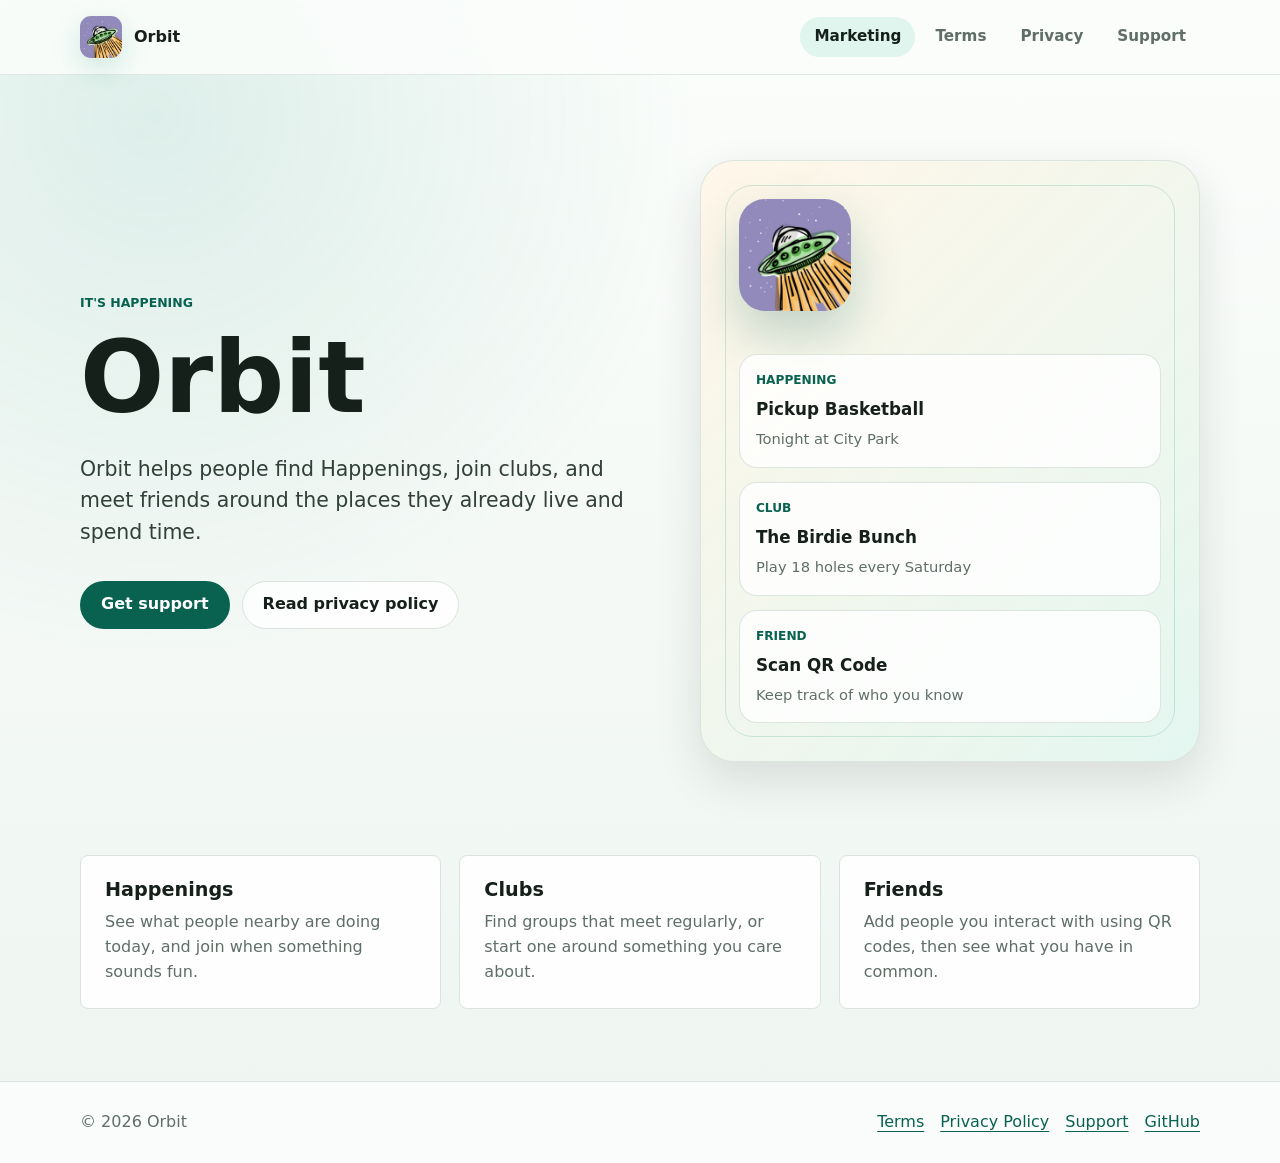
<file: website/index.html>
<!doctype html>
<html lang="en">
  <head>
    <meta charset="utf-8" />
    <meta name="viewport" content="width=device-width, initial-scale=1" />
    <title>Orbit | It's Happening</title>
    <meta name="description" content="Orbit is a social app for discovering nearby Happenings, clubs, and friends in your city." />
    <link rel="icon" type="image/png" href="./assets/orbit-icon.png" />
    <link rel="stylesheet" href="./assets/site.css" />
  </head>
  <body>
    <header class="site-header">
      <nav class="site-shell site-nav" aria-label="main navigation">
        <a class="brand-link" href="./index.html" aria-label="Orbit home">
          <img class="brand-mark" src="./assets/orbit-icon.png" alt="" />
          <span>Orbit</span>
        </a>
        <div class="nav-links">
          <a class="nav-link" href="./index.html" aria-current="page">Marketing</a>
          <a class="nav-link" href="./terms/index.html">Terms</a>
          <a class="nav-link" href="./privacy/index.html">Privacy</a>
          <a class="nav-link" href="./support/index.html">Support</a>
        </div>
      </nav>
    </header>

    <main>
      <section class="site-shell hero" aria-labelledby="orbit-title">
        <div>
          <p class="eyebrow">It's Happening</p>
          <h1 id="orbit-title">Orbit</h1>
          <p class="hero-copy">
            Orbit helps people find Happenings, join clubs, and meet friends around the places they already live and spend time.
          </p>
          <div class="hero-actions" aria-label="Orbit links">
            <a class="button primary" href="./support/index.html">Get support</a>
            <a class="button secondary" href="./privacy/index.html">Read privacy policy</a>
          </div>
        </div>

        <div class="device-panel" aria-label="Orbit app preview">
          <div class="app-preview">
            <div>
              <img class="app-icon-large" src="./assets/orbit-icon.png" alt="Orbit app icon" />
              <div class="preview-stack">
                <article class="preview-item">
                  <p class="preview-label">Happening</p>
                  <p class="preview-title">Pickup Basketball</p>
                  <p class="preview-meta">Tonight at City Park</p>
                </article>
                <article class="preview-item">
                  <p class="preview-label">Club</p>
                  <p class="preview-title">The Birdie Bunch</p>
                  <p class="preview-meta">Play 18 holes every Saturday</p>
                </article>
                <article class="preview-item">
                  <p class="preview-label">Friend</p>
                  <p class="preview-title">Scan QR Code</p>
                  <p class="preview-meta">Keep track of who you know</p>
                </article>
              </div>
            </div>
          </div>
        </div>
      </section>

      <section class="site-shell feature-grid" aria-label="Orbit features">
        <article class="feature">
          <h2>Happenings</h2>
          <p>
            See what people nearby are doing today, and join when something sounds fun.
          </p>
        </article>
        <article class="feature">
          <h2>Clubs</h2>
          <p>
            Find groups that meet regularly, or start one around something you care about.
          </p>
        </article>
        <article class="feature">
          <h2>Friends</h2>
          <p>
            Add people you interact with using QR codes, then see what you have in common.
          </p>
        </article>
      </section>
    </main>

    <footer class="site-footer">
      <div class="site-shell footer-row">
        <span>&copy; <span data-current-year></span> Orbit</span>
        <div class="footer-links">
          <a href="./terms/index.html">Terms</a>
          <a href="./privacy/index.html">Privacy Policy</a>
          <a href="./support/index.html">Support</a>
          <a href="https://github.com/kerrse/orbit">GitHub</a>
        </div>
      </div>
    </footer>

    <script src="./assets/site.js"></script>
  </body>
</html>
</file>
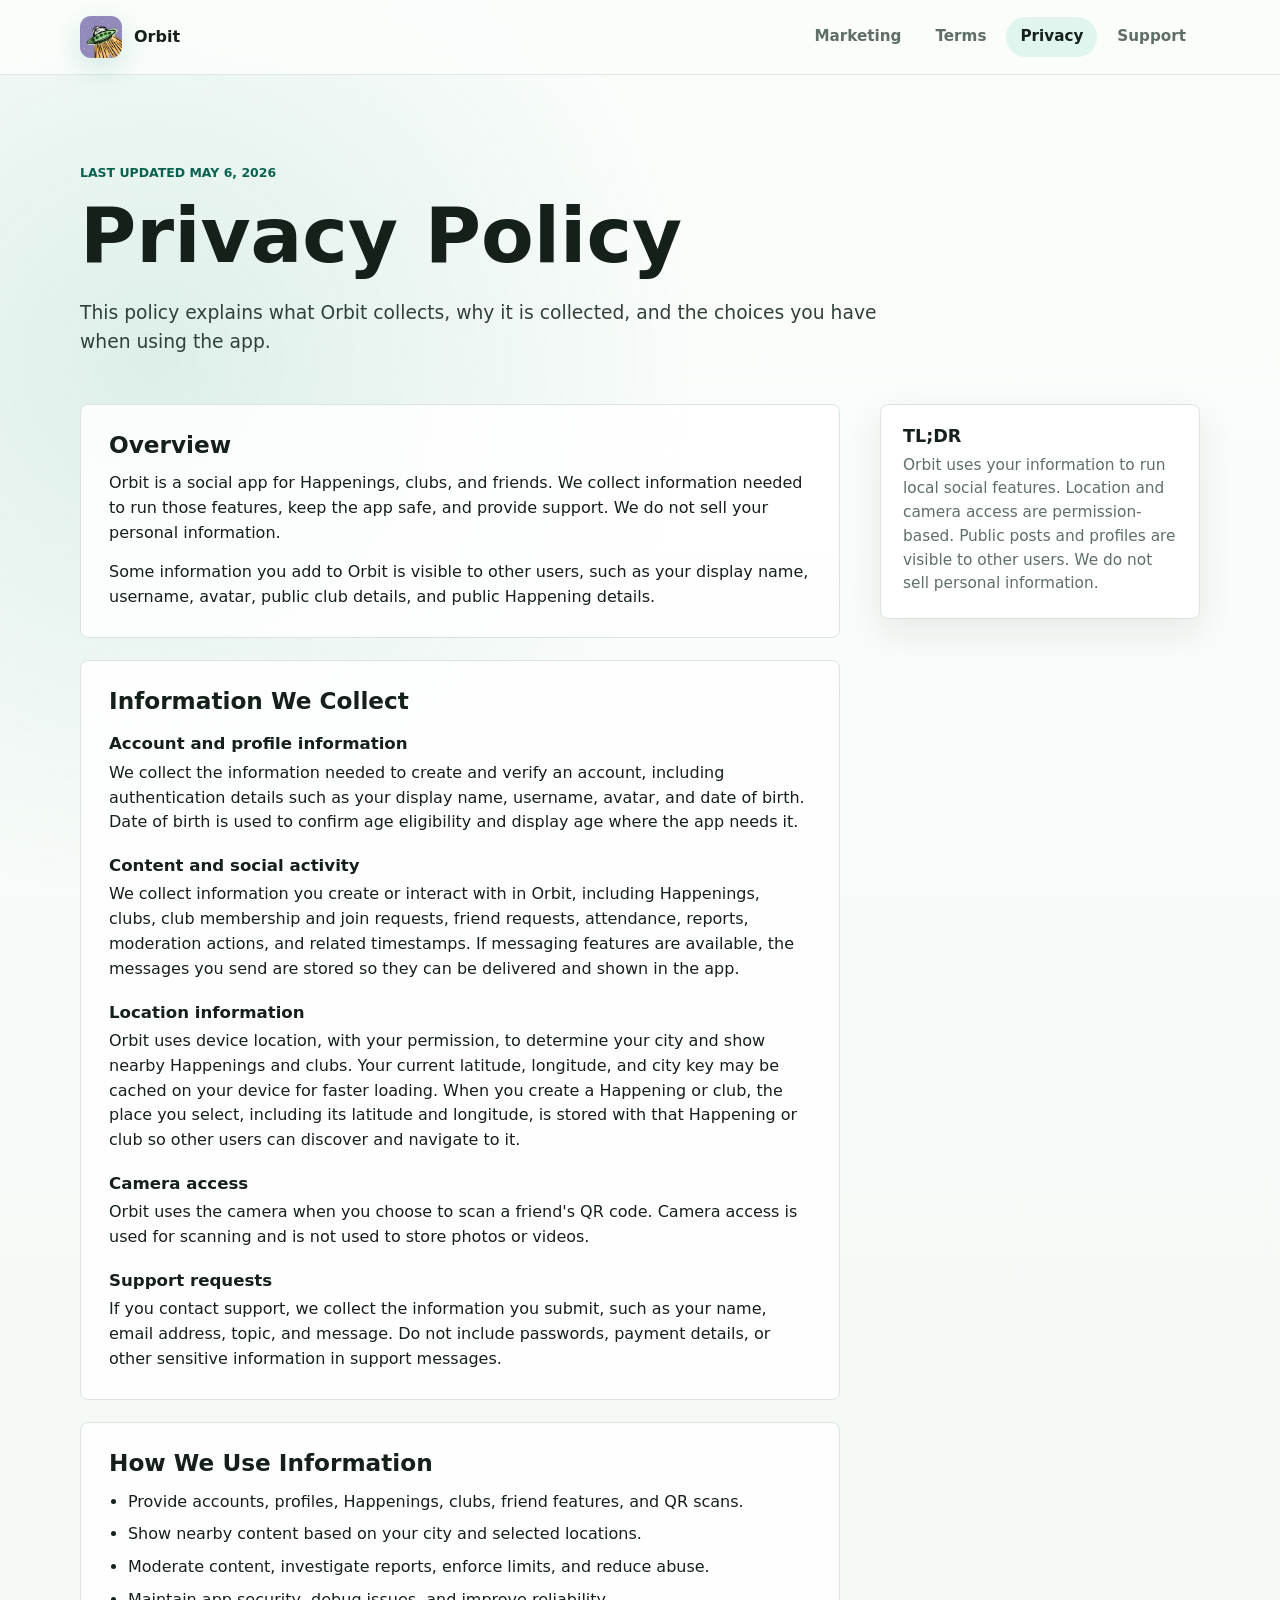
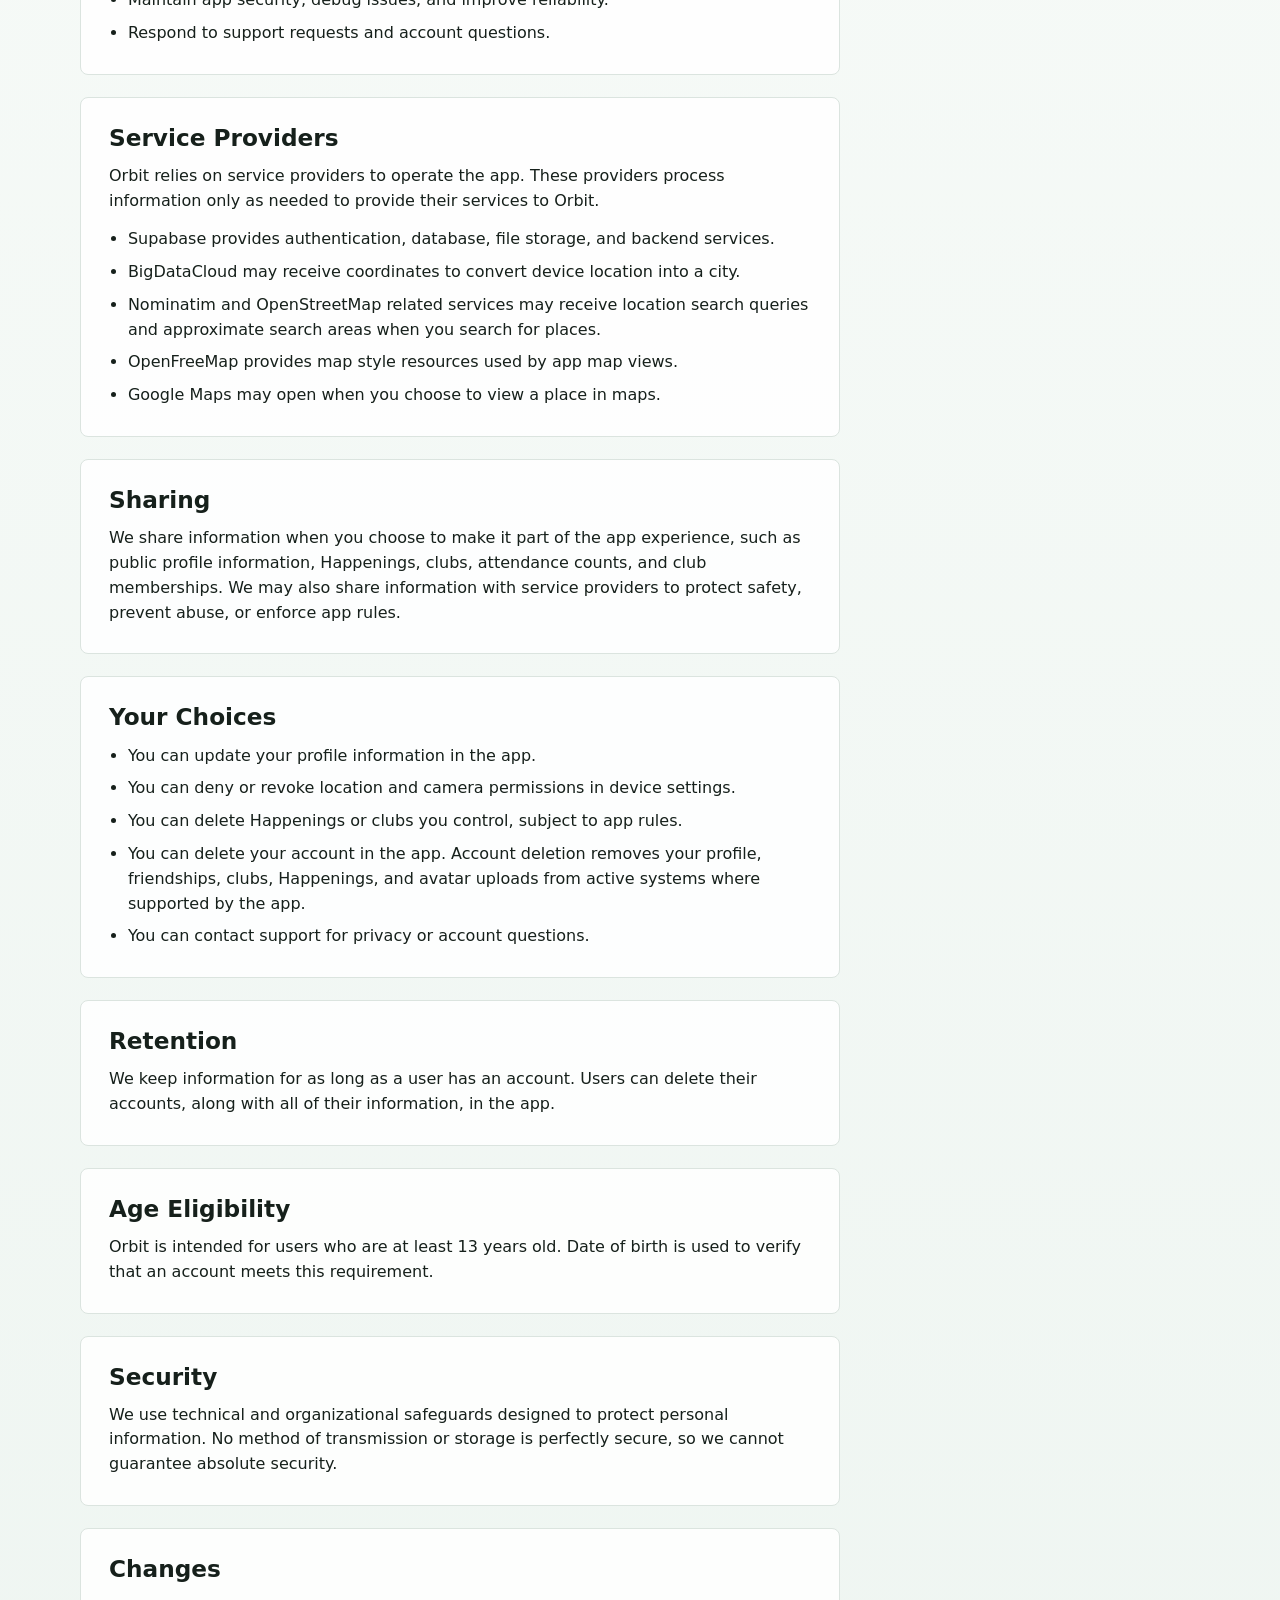
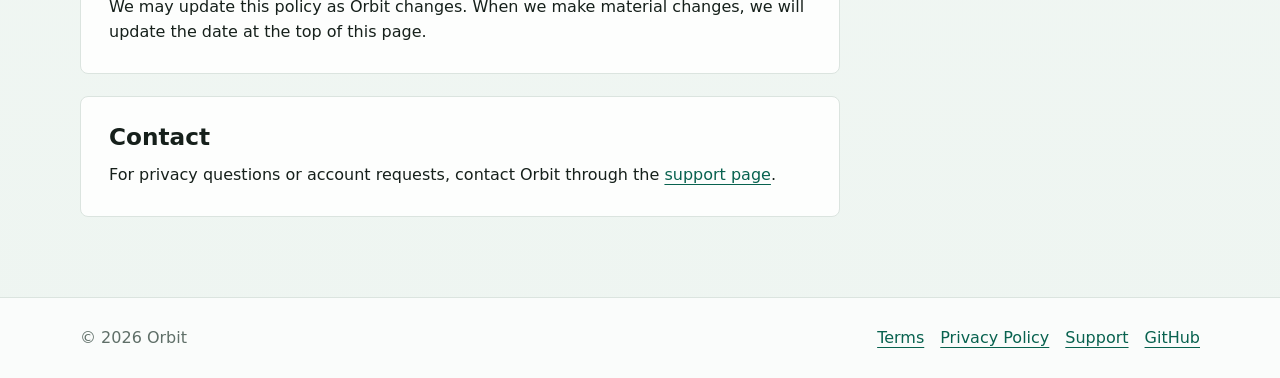
<file: website/privacy/index.html>
<!doctype html>
<html lang="en">
  <head>
    <meta charset="utf-8" />
    <meta name="viewport" content="width=device-width, initial-scale=1" />
    <title>Orbit Privacy Policy</title>
    <meta name="description" content="Privacy policy for Orbit, a social app for Happenings and clubs." />
    <link rel="icon" type="image/png" href="../assets/orbit-icon.png" />
    <link rel="stylesheet" href="../assets/site.css" />
  </head>
  <body>
    <header class="site-header">
      <nav class="site-shell site-nav" aria-label="main navigation">
        <a class="brand-link" href="../index.html" aria-label="Orbit home">
          <img class="brand-mark" src="../assets/orbit-icon.png" alt="" />
          <span>Orbit</span>
        </a>
        <div class="nav-links">
          <a class="nav-link" href="../index.html">Marketing</a>
          <a class="nav-link" href="../terms/index.html">Terms</a>
          <a class="nav-link" href="../privacy/index.html" aria-current="page">Privacy</a>
          <a class="nav-link" href="../support/index.html">Support</a>
        </div>
      </nav>
    </header>

    <main class="site-shell page-main">
      <section class="page-hero">
        <p class="eyebrow">Last updated May 6, 2026</p>
        <h1>Privacy Policy</h1>
        <p class="page-lede">
          This policy explains what Orbit collects, why it is collected, and the choices you have when using the app.
        </p>
      </section>

      <div class="content-grid">
        <div class="content-flow">
          <section class="section">
            <h2>Overview</h2>
            <p>
              Orbit is a social app for Happenings, clubs, and friends.
              We collect information needed to run those features, keep the app safe, and provide support. 
              We do not sell your personal information.
            </p>
            <p>
              Some information you add to Orbit is visible to other users, such as your display name, username, avatar, public club details, and public Happening details.
            </p>
          </section>

          <section class="section">
            <h2>Information We Collect</h2>
            <h3>Account and profile information</h3>
            <p>
              We collect the information needed to create and verify an account, including authentication details such as your display name, username, avatar, and date of birth.
              Date of birth is used to confirm age eligibility and display age where the app needs it.
            </p>

            <h3>Content and social activity</h3>
            <p>
              We collect information you create or interact with in Orbit, including Happenings, clubs, club membership and join requests, friend requests, attendance, reports, moderation actions, and related timestamps. 
              If messaging features are available, the messages you send are stored so they can be delivered and shown in the app.
            </p>

            <h3>Location information</h3>
            <p>
              Orbit uses device location, with your permission, to determine your city and show nearby Happenings and clubs.
              Your current latitude, longitude, and city key may be cached on your device for faster loading.
              When you create a Happening or club, the place you select, including its latitude and longitude, is stored with that Happening or club so other users can discover and navigate to it.
            </p>

            <h3>Camera access</h3>
            <p>
              Orbit uses the camera when you choose to scan a friend's QR code. 
              Camera access is used for scanning and is not used to store photos or videos.
            </p>

            <h3>Support requests</h3>
            <p>
              If you contact support, we collect the information you submit, such as your name, email address, topic, and message. 
              Do not include passwords, payment details, or other sensitive information in support messages.
            </p>
          </section>

          <section class="section">
            <h2>How We Use Information</h2>
            <ul>
              <li>Provide accounts, profiles, Happenings, clubs, friend features, and QR scans.</li>
              <li>Show nearby content based on your city and selected locations.</li>
              <li>Moderate content, investigate reports, enforce limits, and reduce abuse.</li>
              <li>Maintain app security, debug issues, and improve reliability.</li>
              <li>Respond to support requests and account questions.</li>
            </ul>
          </section>

          <section class="section">
            <h2>Service Providers</h2>
            <p>
              Orbit relies on service providers to operate the app.
              These providers process information only as needed to provide their services to Orbit.
            </p>
            <ul>
              <li>Supabase provides authentication, database, file storage, and backend services.</li>
              <li>BigDataCloud may receive coordinates to convert device location into a city.</li>
              <li>Nominatim and OpenStreetMap related services may receive location search queries and approximate search areas when you search for places.</li>
              <li>OpenFreeMap provides map style resources used by app map views.</li>
              <li>Google Maps may open when you choose to view a place in maps.</li>
            </ul>
          </section>

          <section class="section">
            <h2>Sharing</h2>
            <p>
              We share information when you choose to make it part of the app experience, such as public profile information, Happenings, clubs, attendance counts, and club memberships.
              We may also share information with service providers to protect safety, prevent abuse, or enforce app rules.
            </p>
          </section>

          <section class="section">
            <h2>Your Choices</h2>
            <ul>
              <li>You can update your profile information in the app.</li>
              <li>You can deny or revoke location and camera permissions in device settings.</li>
              <li>You can delete Happenings or clubs you control, subject to app rules.</li>
              <li>
                You can delete your account in the app. 
                Account deletion removes your profile, friendships, clubs, Happenings, and avatar uploads from active systems where supported by the app.
              </li>
              <li>You can contact support for privacy or account questions.</li>
            </ul>
          </section>

          <section class="section">
            <h2>Retention</h2>
            <p>
              We keep information for as long as a user has an account.
              Users can delete their accounts, along with all of their information, in the app.
            </p>
          </section>

          <section class="section">
            <h2>Age Eligibility</h2>
            <p>
              Orbit is intended for users who are at least 13 years old. 
              Date of birth is used to verify that an account meets this requirement.
            </p>
          </section>

          <section class="section">
            <h2>Security</h2>
            <p>
              We use technical and organizational safeguards designed to protect personal information.
              No method of transmission or storage is perfectly secure, so we cannot guarantee absolute security.
            </p>
          </section>

          <section class="section">
            <h2>Changes</h2>
            <p>
              We may update this policy as Orbit changes. 
              When we make material changes, we will update the date at the top of this page.
            </p>
          </section>

          <section class="section">
            <h2>Contact</h2>
            <p>
              For privacy questions or account requests, contact Orbit through the <a href="../support/index.html">support page</a>.
            </p>
          </section>
        </div>

        <aside class="side-note" aria-label="privacy summary">
          <h2>TL;DR</h2>
          <p>
            Orbit uses your information to run local social features. 
            Location and camera access are permission-based. 
            Public posts and profiles are visible to other users. 
            We do not sell personal information.
          </p>
        </aside>
      </div>
    </main>

    <footer class="site-footer">
      <div class="site-shell footer-row">
        <span>&copy; <span data-current-year></span> Orbit</span>
        <div class="footer-links">
          <a href="../terms/index.html">Terms</a>
          <a href="../privacy/index.html">Privacy Policy</a>
          <a href="../support/index.html">Support</a>
          <a href="https://github.com/kerrse/orbit">GitHub</a>
        </div>
      </div>
    </footer>

    <script src="../assets/site.js"></script>
  </body>
</html>
</file>
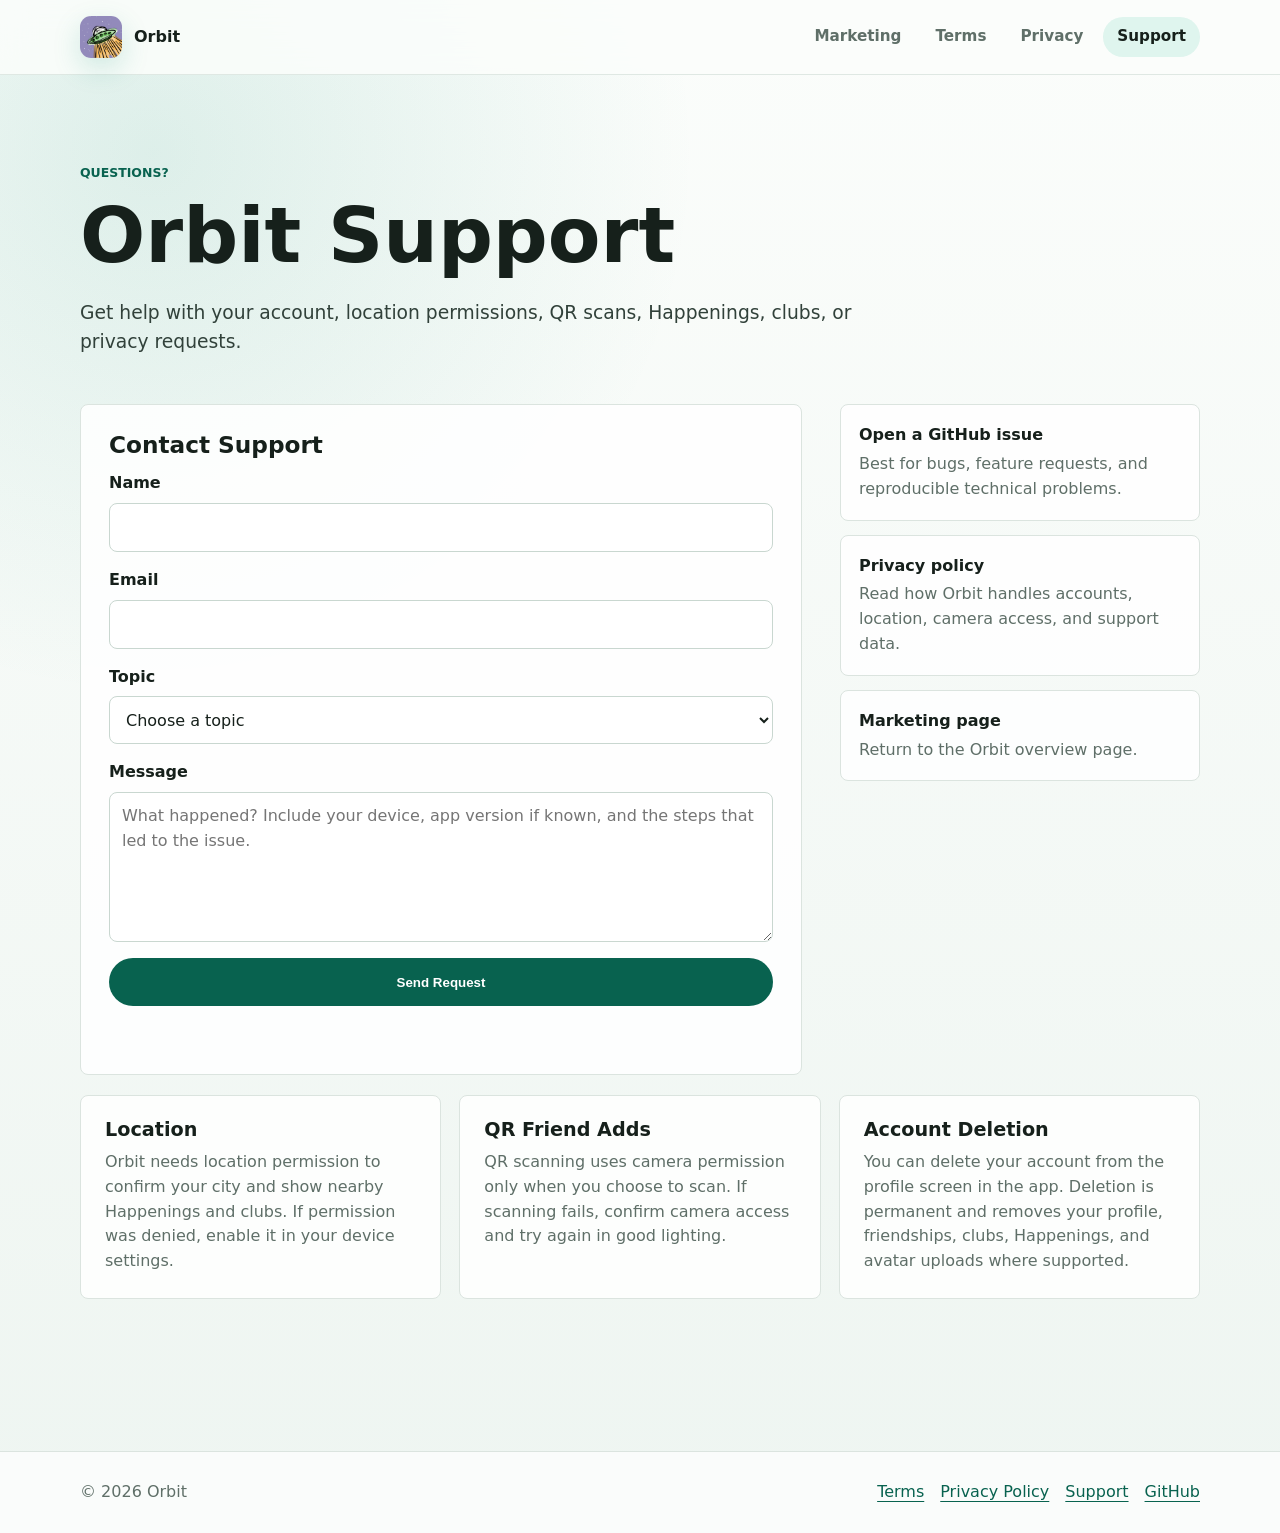
<file: website/support/index.html>
<!doctype html>
<html lang="en">
  <head>
    <meta charset="utf-8" />
    <meta name="viewport" content="width=device-width, initial-scale=1" />
    <title>Orbit Support</title>
    <meta name="description" content="Get support for Orbit accounts, location permissions, QR scans, Happenings, clubs, and privacy requests." />
    <link rel="icon" type="image/png" href="../assets/orbit-icon.png" />
    <link rel="stylesheet" href="../assets/site.css" />
  </head>
  <body>
    <header class="site-header">
      <nav class="site-shell site-nav" aria-label="main navigation">
        <a class="brand-link" href="../index.html" aria-label="Orbit home">
          <img class="brand-mark" src="../assets/orbit-icon.png" alt="" />
          <span>Orbit</span>
        </a>
        <div class="nav-links">
          <a class="nav-link" href="../index.html">Marketing</a>
          <a class="nav-link" href="../terms/index.html">Terms</a>
          <a class="nav-link" href="../privacy/index.html">Privacy</a>
          <a class="nav-link" href="../support/index.html" aria-current="page">Support</a>
        </div>
      </nav>
    </header>

    <main class="site-shell page-main">
      <section class="page-hero">
        <p class="eyebrow">Questions?</p>
        <h1>Orbit Support</h1>
        <p class="page-lede">
          Get help with your account, location permissions, QR scans, Happenings, clubs, or privacy requests.
        </p>
      </section>

      <div class="support-layout">
        <section class="section" aria-labelledby="support-form-title">
          <h2 id="support-form-title">Contact Support</h2>
          <form class="support-form" data-web3forms-form>
            <input type="hidden" name="access_key" value="00ad7029-a7b8-4e91-977b-218336ce3db0" />
            <input type="hidden" name="subject" value="New Orbit support request" />
            <input type="hidden" name="from_name" value="Orbit Support Page" />
            <label class="hidden-field">
              Leave this field empty
              <input type="checkbox" name="botcheck" tabindex="-1" autocomplete="off" />
            </label>

            <div class="form-row">
              <label for="name">Name</label>
              <input id="name" name="name" type="text" autocomplete="name" required />
            </div>

            <div class="form-row">
              <label for="email">Email</label>
              <input id="email" name="email" type="email" autocomplete="email" required />
            </div>

            <div class="form-row">
              <label for="topic">Topic</label>
              <select id="topic" name="topic" required>
                <option value="">Choose a topic</option>
                <option>Account access</option>
                <option>Location permission</option>
                <option>QR code scans</option>
                <option>Happenings or clubs</option>
                <option>Report abuse or safety issue</option>
                <option>Privacy or deletion request</option>
                <option>Other</option>
              </select>
            </div>

            <div class="form-row">
              <label for="message">Message</label>
              <textarea
                id="message"
                name="message"
                minlength="10"
                placeholder="What happened? Include your device, app version if known, and the steps that led to the issue."
                required
              ></textarea>
            </div>

            <button class="button primary" type="submit">Send Request</button>
            <p class="form-status" role="status" aria-live="polite" data-form-status></p>
          </form>
        </section>

        <aside class="contact-options" aria-label="other support options">
          <a class="contact-option" href="https://github.com/kerrse/orbit/">
            <strong>Open a GitHub issue</strong>
            <span>Best for bugs, feature requests, and reproducible technical problems.</span>
          </a>
          <a class="contact-option" href="../privacy/index.html">
            <strong>Privacy policy</strong>
            <span>Read how Orbit handles accounts, location, camera access, and support data.</span>
          </a>
          <a class="contact-option" href="../index.html">
            <strong>Marketing page</strong>
            <span>Return to the Orbit overview page.</span>
          </a>
        </aside>
      </div>

      <section class="feature-grid" aria-label="common support topics">
        <article class="feature">
          <h2>Location</h2>
          <p>
            Orbit needs location permission to confirm your city and show nearby Happenings and clubs.
            If permission was denied, enable it in your device settings.
          </p>
        </article>
        <article class="feature">
          <h2>QR Friend Adds</h2>
          <p>
            QR scanning uses camera permission only when you choose to scan. 
            If scanning fails, confirm camera access and try again in good lighting.
          </p>
        </article>
        <article class="feature">
          <h2>Account Deletion</h2>
          <p>
            You can delete your account from the profile screen in the app.
            Deletion is permanent and removes your profile, friendships, clubs, Happenings, and avatar uploads where supported.
          </p>
        </article>
      </section>
    </main>

    <footer class="site-footer">
      <div class="site-shell footer-row">
        <span>&copy; <span data-current-year></span> Orbit</span>
        <div class="footer-links">
          <a href="../terms/index.html">Terms</a>
          <a href="../privacy/index.html">Privacy Policy</a>
          <a href="../support/index.html">Support</a>
          <a href="https://github.com/kerrse/orbit">GitHub</a>
        </div>
      </div>
    </footer>

    <script src="../assets/site.js"></script>
  </body>
</html>
</file>
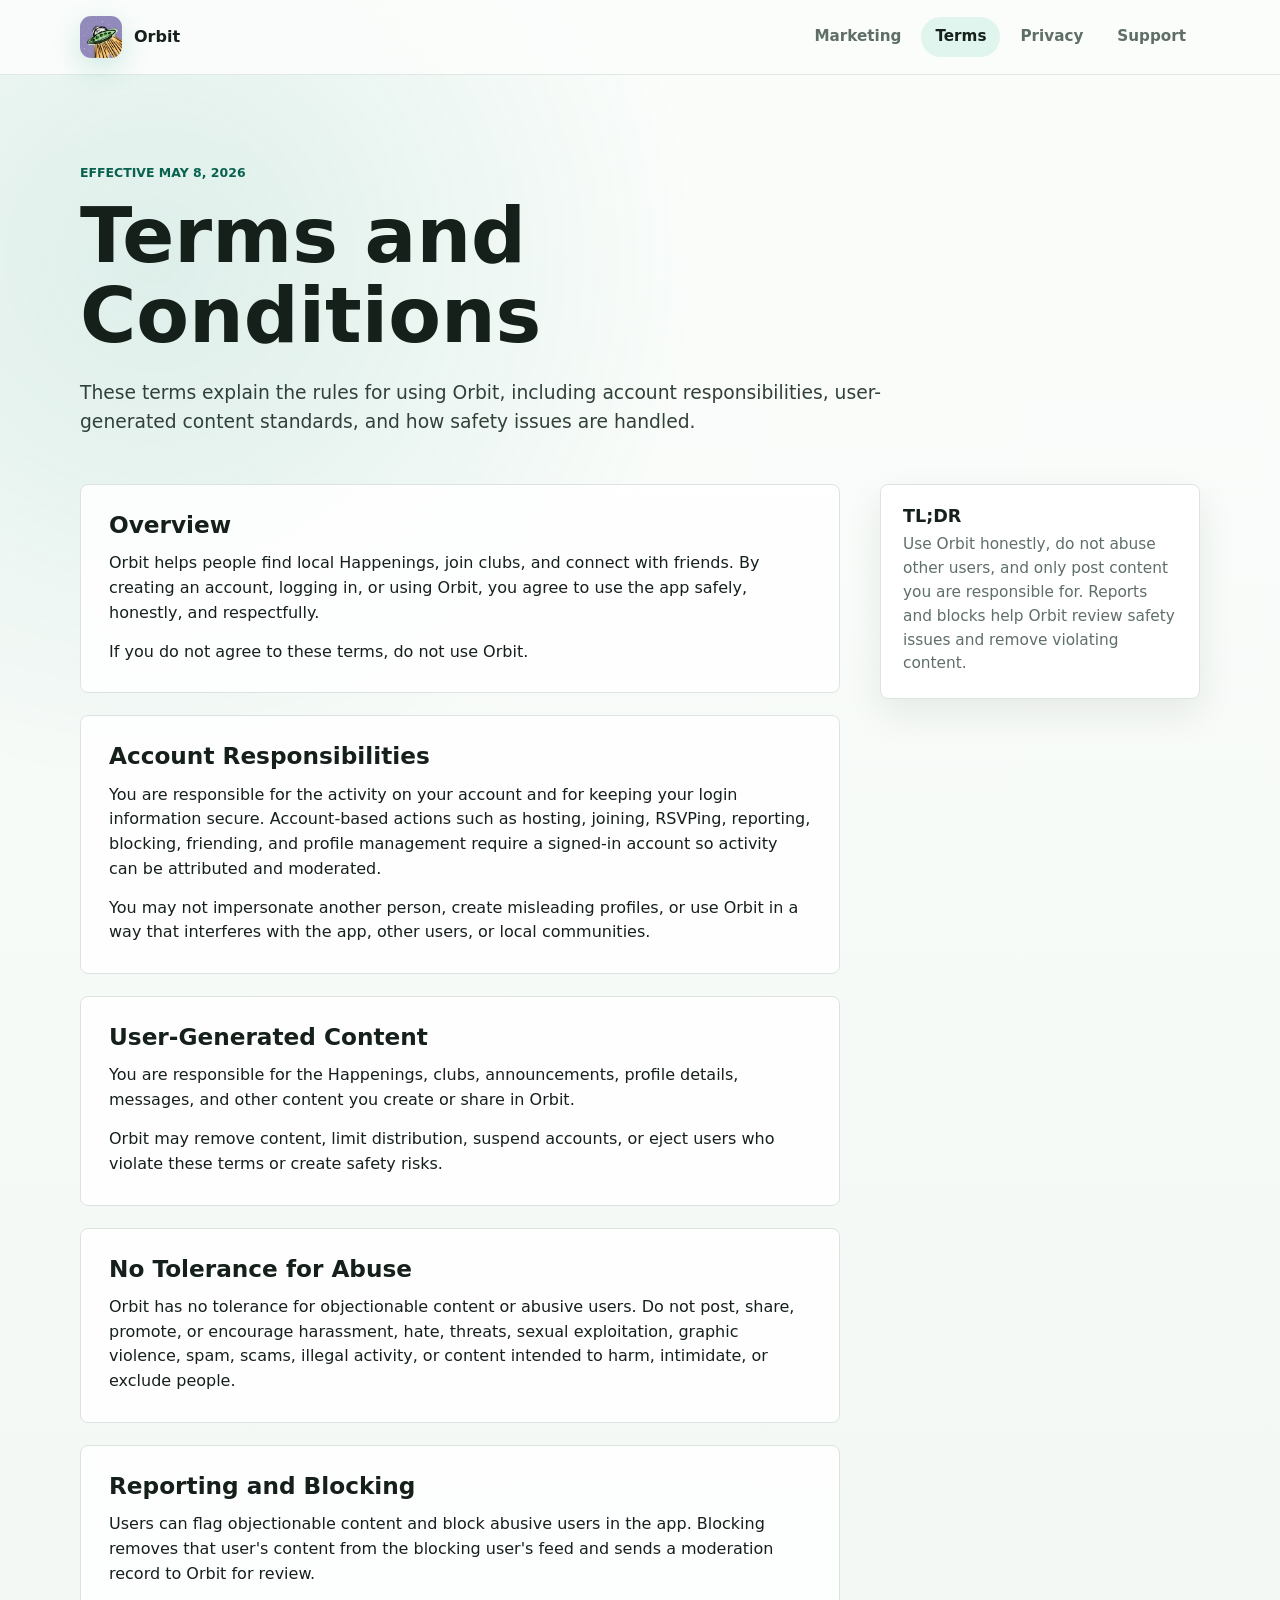
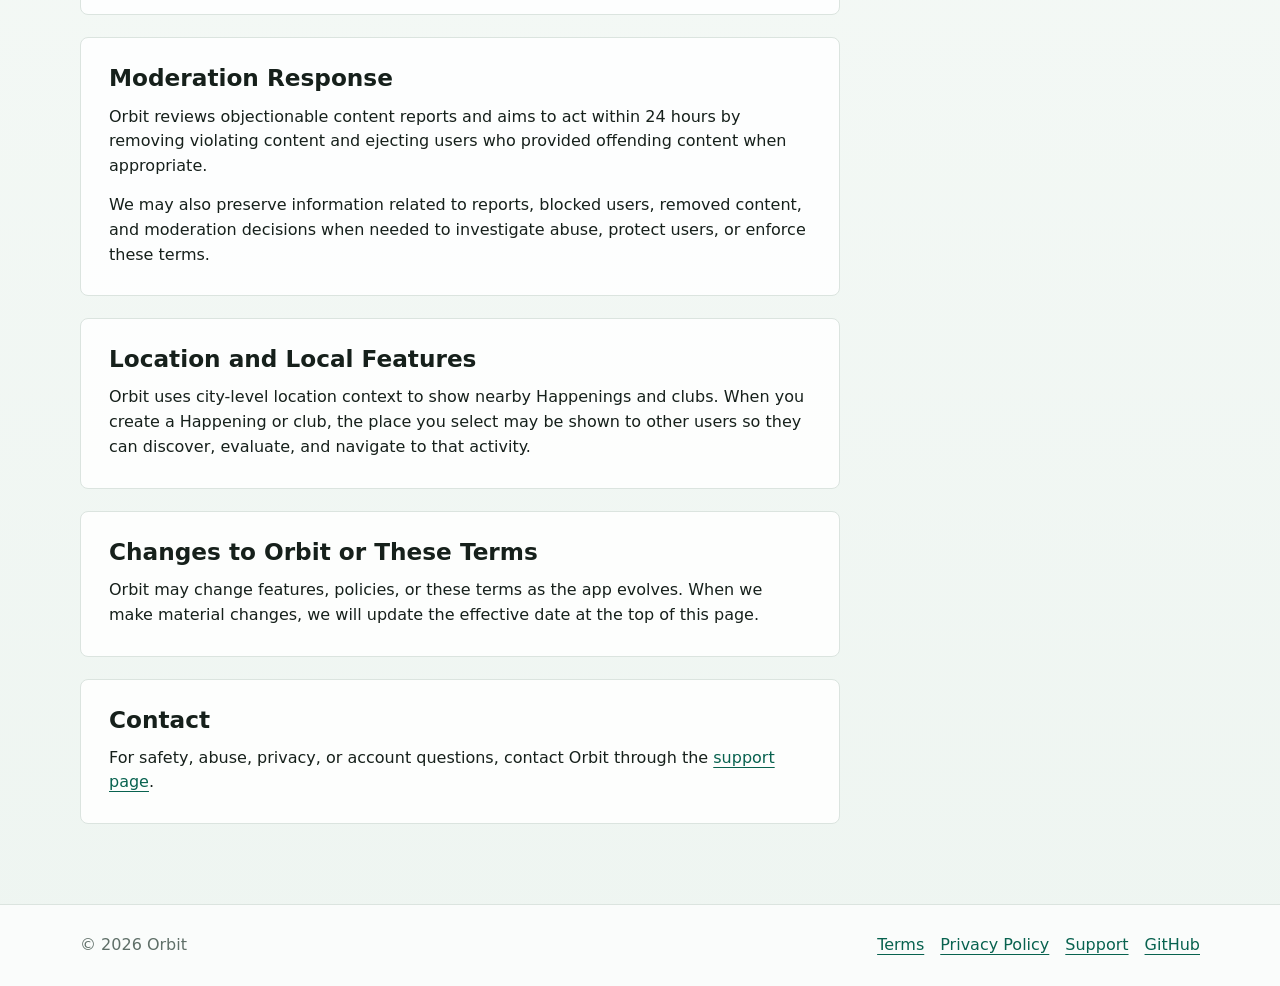
<file: website/terms/index.html>
<!doctype html>
<html lang="en">
  <head>
    <meta charset="utf-8" />
    <meta name="viewport" content="width=device-width, initial-scale=1" />
    <title>Orbit Terms and Conditions</title>
    <meta name="description" content="Terms and conditions for Orbit, including safety rules, user-generated content standards, and moderation policies." />
    <link rel="icon" type="image/png" href="../assets/orbit-icon.png" />
    <link rel="stylesheet" href="../assets/site.css" />
  </head>
  <body>
    <header class="site-header">
      <nav class="site-shell site-nav" aria-label="main navigation">
        <a class="brand-link" href="../index.html" aria-label="Orbit home">
          <img class="brand-mark" src="../assets/orbit-icon.png" alt="" />
          <span>Orbit</span>
        </a>
        <div class="nav-links">
          <a class="nav-link" href="../index.html">Marketing</a>
          <a class="nav-link" href="../terms/index.html" aria-current="page">Terms</a>
          <a class="nav-link" href="../privacy/index.html">Privacy</a>
          <a class="nav-link" href="../support/index.html">Support</a>
        </div>
      </nav>
    </header>

    <main class="site-shell page-main">
      <section class="page-hero">
        <p class="eyebrow">Effective May 8, 2026</p>
        <h1>Terms and Conditions</h1>
        <p class="page-lede">
          These terms explain the rules for using Orbit, including account responsibilities, user-generated content standards, and how safety issues are handled.
        </p>
      </section>

      <div class="content-grid">
        <div class="content-flow">
          <section class="section">
            <h2>Overview</h2>
            <p>
              Orbit helps people find local Happenings, join clubs, and connect with friends.
              By creating an account, logging in, or using Orbit, you agree to use the app safely, honestly, and respectfully.
            </p>
            <p>
              If you do not agree to these terms, do not use Orbit.
            </p>
          </section>

          <section class="section">
            <h2>Account Responsibilities</h2>
            <p>
              You are responsible for the activity on your account and for keeping your login information secure. 
              Account-based actions such as hosting, joining, RSVPing, reporting, blocking, friending, and profile management require a signed-in account so activity can be attributed and moderated.
            </p>
            <p>
              You may not impersonate another person, create misleading profiles, or use Orbit in a way that interferes with the app, other users, or local communities.
            </p>
          </section>

          <section class="section">
            <h2>User-Generated Content</h2>
            <p>
              You are responsible for the Happenings, clubs, announcements, profile details, messages, and other content you create or share in Orbit.
            </p>
            <p>
              Orbit may remove content, limit distribution, suspend accounts, or eject users who violate these terms or create safety risks.
            </p>
          </section>

          <section class="section">
            <h2>No Tolerance for Abuse</h2>
            <p>
              Orbit has no tolerance for objectionable content or abusive users. 
              Do not post, share, promote, or encourage harassment, hate, threats, sexual exploitation, graphic violence, spam, scams, illegal activity, or content intended to harm, intimidate, or exclude people.
            </p>
          </section>

          <section class="section">
            <h2>Reporting and Blocking</h2>
            <p>
              Users can flag objectionable content and block abusive users in the app. 
              Blocking removes that user's content from the blocking user's feed and sends a moderation record to Orbit for review.
            </p>
          </section>

          <section class="section">
            <h2>Moderation Response</h2>
            <p>
              Orbit reviews objectionable content reports and aims to act within 24 hours by removing violating content and ejecting users who provided offending content when appropriate.
            </p>
            <p>
              We may also preserve information related to reports, blocked users, removed content, and moderation decisions when needed to investigate abuse, protect users, or enforce these terms.
            </p>
          </section>

          <section class="section">
            <h2>Location and Local Features</h2>
            <p>
              Orbit uses city-level location context to show nearby Happenings and clubs. 
              When you create a Happening or club, the place you select may be shown to other users so they can discover, evaluate, and navigate to that activity.
            </p>
          </section>

          <section class="section">
            <h2>Changes to Orbit or These Terms</h2>
            <p>
              Orbit may change features, policies, or these terms as the app evolves. 
              When we make material changes, we will update the effective date at the top of this page.
            </p>
          </section>

          <section class="section">
            <h2>Contact</h2>
            <p>
              For safety, abuse, privacy, or account questions, contact Orbit through the <a href="../support/index.html">support page</a>.
            </p>
          </section>
        </div>

        <aside class="side-note" aria-label="terms summary">
          <h2>TL;DR</h2>
          <p>
            Use Orbit honestly, do not abuse other users, and only post content you are responsible for. 
            Reports and blocks help Orbit review safety issues and remove violating content.
          </p>
        </aside>
      </div>
    </main>

    <footer class="site-footer">
      <div class="site-shell footer-row">
        <span>&copy; <span data-current-year></span> Orbit</span>
        <div class="footer-links">
          <a href="../terms/index.html">Terms</a>
          <a href="../privacy/index.html">Privacy Policy</a>
          <a href="../support/index.html">Support</a>
          <a href="https://github.com/kerrse/orbit">GitHub</a>
        </div>
      </div>
    </footer>

    <script src="../assets/site.js"></script>
  </body>
</html>
</file>
<file: website/assets/site.css>
:root {
  color-scheme: light;
  --ink: #16201b;
  --muted: #5f6f68;
  --line: #dbe4df;
  --surface: #ffffff;
  --surface-soft: #f4f8f6;
  --surface-warm: #fff6e7;
  --accent: #0f8f72;
  --accent-strong: #08624f;
  --accent-soft: #dff5ee;
  --rose: #b84a62;
  --blue: #3568a8;
  --shadow: 0 18px 46px rgba(22, 32, 27, 0.12);
  
  font-family:
    Inter,
    ui-sans-serif,
    system-ui,
    -apple-system,
    BlinkMacSystemFont,
    'Segoe UI',
    sans-serif;
}

* {
  box-sizing: border-box;
}

html {
  min-width: 320px;
  background: var(--surface-soft);
}

body {
  min-width: 320px;
  margin: 0;
  color: var(--ink);
  background:
    radial-gradient(circle at 12% 10%, rgba(15, 143, 114, 0.12), transparent 34rem),
    linear-gradient(180deg, #fbfdfb 0%, #eef5f1 100%);
  font-size: 16px;
  line-height: 1.55;
}

a {
  color: var(--accent-strong);
  text-decoration-thickness: 0.08em;
  text-underline-offset: 0.22em;
}

a:hover {
  color: var(--blue);
}

img {
  max-width: 100%;
}

.site-shell {
  width: min(1120px, calc(100% - 40px));
  max-width: 1120px;
  margin: 0 auto;
}

.site-header {
  position: sticky;
  top: 0;
  z-index: 10;
  border-bottom: 1px solid rgba(219, 228, 223, 0.84);
  background: rgba(251, 253, 251, 0.88);
  backdrop-filter: blur(16px);
}

.site-nav {
  display: flex;
  align-items: center;
  justify-content: space-between;
  min-height: 74px;
  gap: 24px;
}

.brand-link {
  display: inline-flex;
  min-width: 0;
  align-items: center;
  gap: 12px;
  color: var(--ink);
  font-weight: 800;
  text-decoration: none;
}

.brand-mark {
  width: 42px;
  height: 42px;
  border-radius: 11px;
  box-shadow: 0 10px 28px rgba(15, 143, 114, 0.18);
}

.nav-links {
  display: flex;
  min-width: 0;
  align-items: center;
  gap: 6px;
}

.nav-link {
  display: inline-flex;
  min-height: 40px;
  align-items: center;
  border-radius: 999px;
  padding: 0 14px;
  color: var(--muted);
  font-size: 0.95rem;
  font-weight: 700;
  text-decoration: none;
}

.nav-link:hover,
.nav-link[aria-current='page'] {
  color: var(--ink);
  background: var(--accent-soft);
}

.hero {
  min-height: min(760px, calc(100vh - 124px));
  display: grid;
  grid-template-columns: minmax(0, 1.06fr) minmax(300px, 0.94fr);
  align-items: center;
  gap: 56px;
  padding: 76px 0 64px;
}

.hero > * {
  min-width: 0;
}

.eyebrow {
  margin: 0 0 14px;
  color: var(--accent-strong);
  font-size: 0.78rem;
  font-weight: 900;
  letter-spacing: 0;
  text-transform: uppercase;
}

h1,
h2,
h3 {
  margin: 0;
  letter-spacing: 0;
  line-height: 1.04;
}

h1 {
  max-width: 760px;
  font-size: clamp(3rem, 9vw, 6.2rem);
  font-weight: 900;
}

.hero-copy {
  max-width: 720px;
  margin: 24px 0 0;
  color: #31413a;
  font-size: 1.28rem;
  overflow-wrap: anywhere;
}

.hero-actions {
  display: flex;
  flex-wrap: wrap;
  gap: 12px;
  margin-top: 32px;
}

.button {
  display: inline-flex;
  max-width: 100%;
  min-height: 48px;
  align-items: center;
  justify-content: center;
  border: 1px solid transparent;
  border-radius: 999px;
  padding: 0 20px;
  font-weight: 800;
  text-decoration: none;
  cursor: pointer;
}

.button.primary {
  color: #ffffff;
  background: var(--accent-strong);
}

.button.primary:hover {
  color: #ffffff;
  background: #07493d;
}

.button.secondary {
  color: var(--ink);
  border-color: var(--line);
  background: rgba(255, 255, 255, 0.82);
}

.button.secondary:hover {
  color: var(--ink);
  border-color: #b8cbc2;
  background: #ffffff;
}

.device-panel {
  position: relative;
  min-height: 570px;
  border: 1px solid rgba(219, 228, 223, 0.9);
  border-radius: 34px;
  overflow: hidden;
  background:
    linear-gradient(135deg, rgba(255, 246, 231, 0.94), rgba(223, 245, 238, 0.86)), #ffffff;
  box-shadow: var(--shadow);
}

.device-panel::before {
  content: '';
  position: absolute;
  inset: 24px;
  border: 1px solid rgba(15, 143, 114, 0.18);
  border-radius: 28px;
  pointer-events: none;
}

.app-preview {
  position: relative;
  z-index: 1;
  display: flex;
  min-height: 570px;
  flex-direction: column;
  justify-content: space-between;
  padding: 38px;
  min-width: 0;
}

.app-icon-large {
  width: 112px;
  height: 112px;
  border-radius: 26px;
  box-shadow: 0 22px 50px rgba(8, 98, 79, 0.24);
}

.preview-stack {
  display: grid;
  gap: 14px;
  margin-top: 36px;
}

.preview-item {
  border: 1px solid rgba(219, 228, 223, 0.94);
  border-radius: 18px;
  padding: 16px;
  background: rgba(255, 255, 255, 0.8);
  min-width: 0;
}

.preview-label {
  margin: 0 0 6px;
  color: var(--accent-strong);
  font-size: 0.76rem;
  font-weight: 900;
  letter-spacing: 0;
  text-transform: uppercase;
}

.preview-title {
  margin: 0;
  font-size: 1.05rem;
  font-weight: 850;
  overflow-wrap: anywhere;
}

.preview-meta {
  margin: 6px 0 0;
  color: var(--muted);
  font-size: 0.92rem;
  overflow-wrap: anywhere;
}

.page-main {
  padding: 64px 0 80px;
}

.page-hero {
  max-width: 820px;
  padding: 24px 0 48px;
}

.page-hero h1 {
  font-size: clamp(2.4rem, 6vw, 4.8rem);
}

.page-lede {
  margin: 22px 0 0;
  color: #31413a;
  font-size: 1.17rem;
}

.content-grid {
  display: grid;
  grid-template-columns: minmax(0, 1fr) 320px;
  gap: 40px;
  align-items: start;
}

.content-flow {
  display: grid;
  gap: 22px;
}

.section {
  border: 1px solid var(--line);
  border-radius: 8px;
  padding: 28px;
  background: rgba(255, 255, 255, 0.88);
}

.section h2 {
  margin-bottom: 14px;
  font-size: 1.45rem;
}

.section h3 {
  margin: 22px 0 8px;
  font-size: 1.04rem;
}

.section p {
  margin: 0 0 14px;
}

.section p:last-child {
  margin-bottom: 0;
}

.section ul {
  margin: 0;
  padding-left: 1.18rem;
}

.section li + li {
  margin-top: 8px;
}

.side-note {
  position: sticky;
  top: 98px;
  border: 1px solid var(--line);
  border-radius: 8px;
  padding: 22px;
  background: var(--surface);
  box-shadow: 0 14px 36px rgba(22, 32, 27, 0.08);
}

.side-note h2 {
  margin-bottom: 8px;
  font-size: 1.1rem;
}

.side-note p {
  margin: 0;
  color: var(--muted);
  font-size: 0.96rem;
}

.feature-grid {
  display: grid;
  grid-template-columns: repeat(3, minmax(0, 1fr));
  gap: 18px;
  padding: 20px 0 72px;
}

.feature {
  border: 1px solid var(--line);
  border-radius: 8px;
  padding: 24px;
  background: rgba(255, 255, 255, 0.86);
}

.feature h2 {
  margin-bottom: 10px;
  font-size: 1.2rem;
}

.feature p {
  margin: 0;
  color: var(--muted);
}

.support-layout {
  display: grid;
  grid-template-columns: minmax(0, 1fr) 360px;
  gap: 38px;
  align-items: start;
}

.support-form {
  display: grid;
  gap: 16px;
}

.form-row {
  display: grid;
  gap: 7px;
}

label {
  font-weight: 800;
}

input,
select,
textarea {
  width: 100%;
  min-height: 48px;
  border: 1px solid #c9d7d0;
  border-radius: 8px;
  padding: 11px 12px;
  color: var(--ink);
  background: #ffffff;
  font: inherit;
}

textarea {
  min-height: 150px;
  resize: vertical;
}

input:focus,
select:focus,
textarea:focus {
  outline: 3px solid rgba(15, 143, 114, 0.18);
  border-color: var(--accent);
}

.hidden-field {
  position: absolute;
  left: -9999px;
  width: 1px;
  height: 1px;
  overflow: hidden;
}

.form-status {
  min-height: 24px;
  margin: 0;
  color: var(--muted);
  font-weight: 700;
}

.form-status.error {
  color: var(--rose);
}

.form-status.success {
  color: var(--accent-strong);
}

.contact-options {
  display: grid;
  gap: 14px;
}

.contact-option {
  display: block;
  border: 1px solid var(--line);
  border-radius: 8px;
  padding: 18px;
  color: var(--ink);
  background: rgba(255, 255, 255, 0.86);
  text-decoration: none;
}

.contact-option strong {
  display: block;
  margin-bottom: 4px;
}

.contact-option span {
  color: var(--muted);
}

.site-footer {
  border-top: 1px solid var(--line);
  padding: 28px 0;
  color: var(--muted);
  background: rgba(255, 255, 255, 0.72);
}

.footer-row {
  display: flex;
  align-items: center;
  justify-content: space-between;
  gap: 20px;
}

.footer-links {
  display: flex;
  gap: 16px;
}

@media (max-width: 920px) {
  .hero,
  .content-grid,
  .support-layout {
    grid-template-columns: 1fr;
  }

  .hero {
    min-height: auto;
    padding-top: 54px;
  }

  .device-panel,
  .app-preview {
    min-height: 460px;
  }

  .feature-grid {
    grid-template-columns: 1fr;
  }

  .side-note {
    position: static;
  }
}

@media (max-width: 640px) {
  .site-shell {
    width: calc(100% - 28px);
  }

  .site-nav,
  .footer-row {
    align-items: flex-start;
    flex-direction: column;
  }

  .site-nav {
    padding: 14px 0;
    gap: 14px;
  }

  .nav-links {
    width: 100%;
    display: grid;
    grid-template-columns: repeat(3, minmax(0, 1fr));
  }

  .nav-link {
    min-width: 0;
    justify-content: center;
    padding: 0 8px;
    white-space: nowrap;
  }

  .hero {
    padding: 38px 0 44px;
    gap: 32px;
  }

  h1 {
    font-size: 3rem;
  }

  .hero-copy,
  .page-lede {
    max-width: 100%;
    font-size: 1.05rem;
  }

  .hero-actions {
    align-items: stretch;
    flex-direction: column;
  }

  .button {
    width: 100%;
    min-width: 0;
    text-align: center;
    white-space: normal;
  }

  .app-preview,
  .section,
  .feature,
  .side-note {
    padding: 20px;
  }

  .device-panel::before {
    inset: 16px;
    border-radius: 24px;
  }

  .device-panel,
  .app-preview {
    min-height: 420px;
  }

  .app-icon-large {
    width: 96px;
    height: 96px;
    border-radius: 22px;
  }

  .preview-stack {
    gap: 12px;
    margin-top: 28px;
  }

  .footer-links {
    flex-wrap: wrap;
  }
}
</file>
